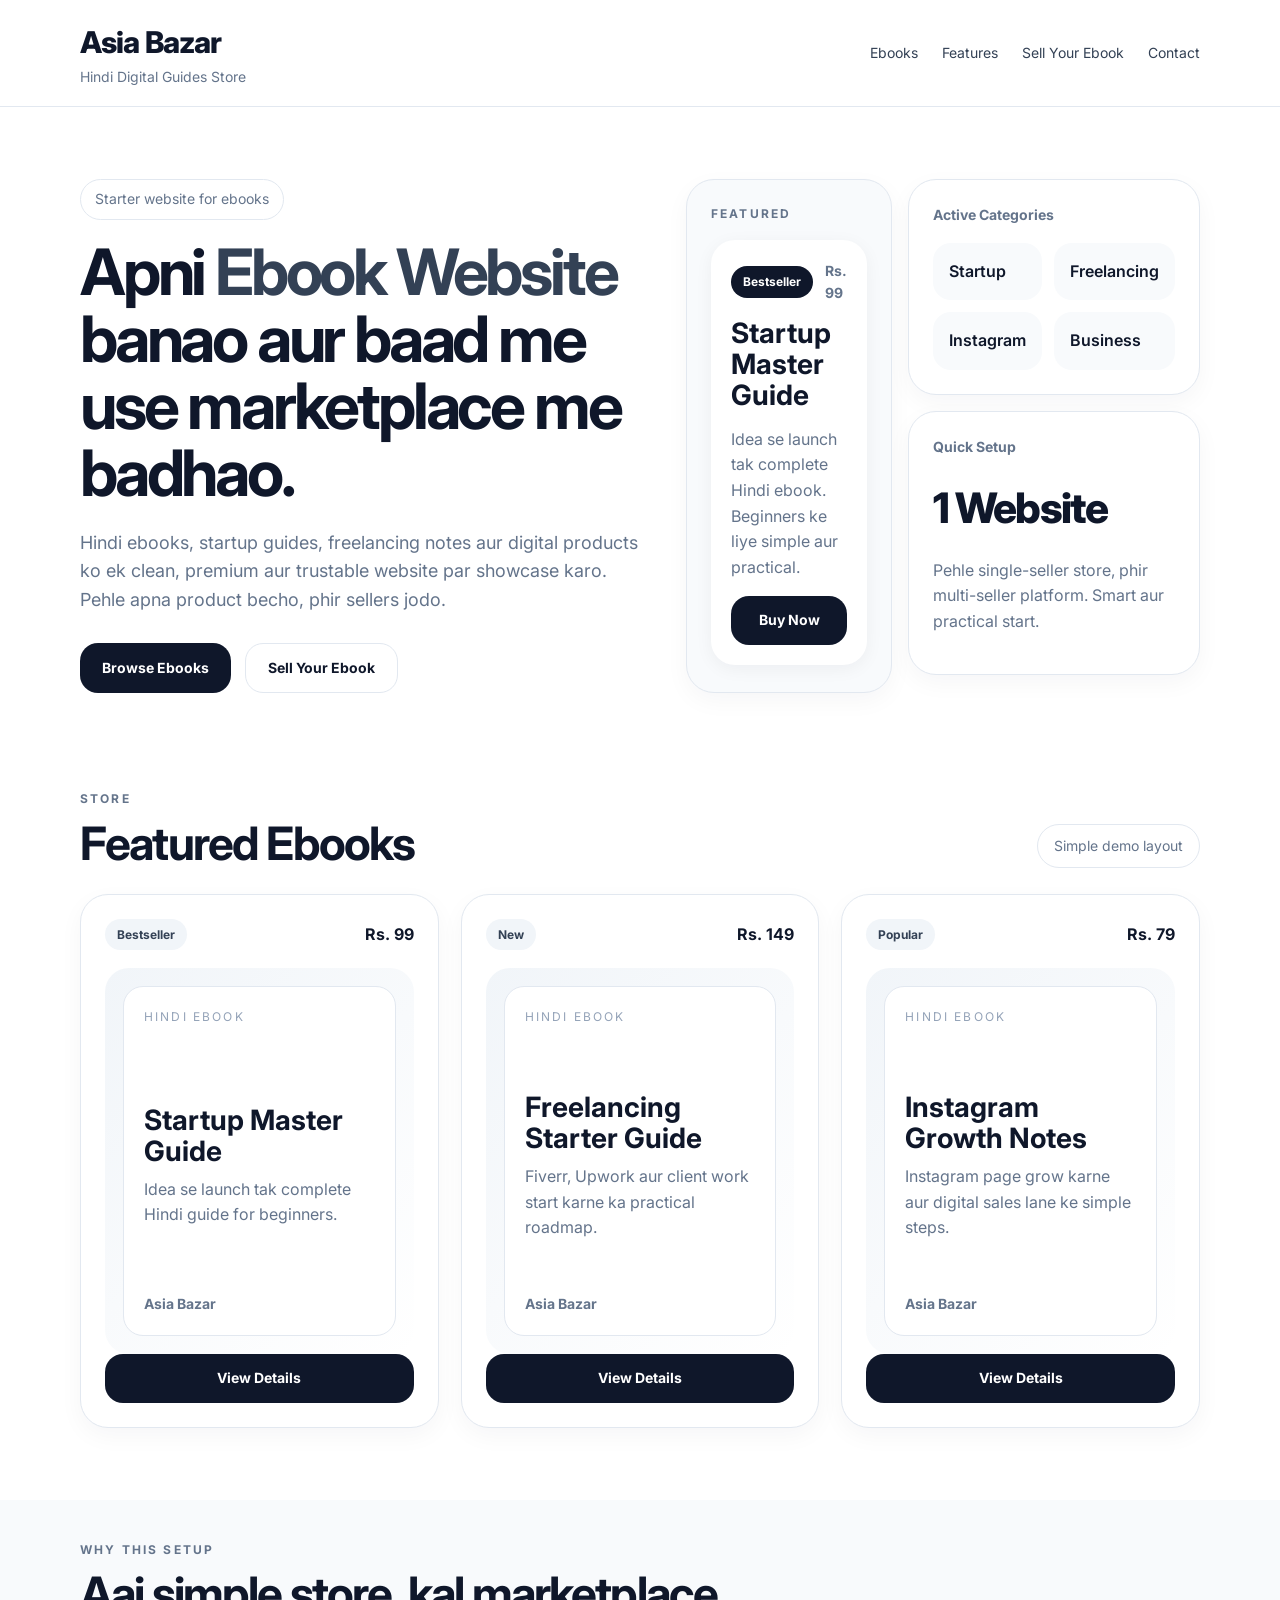
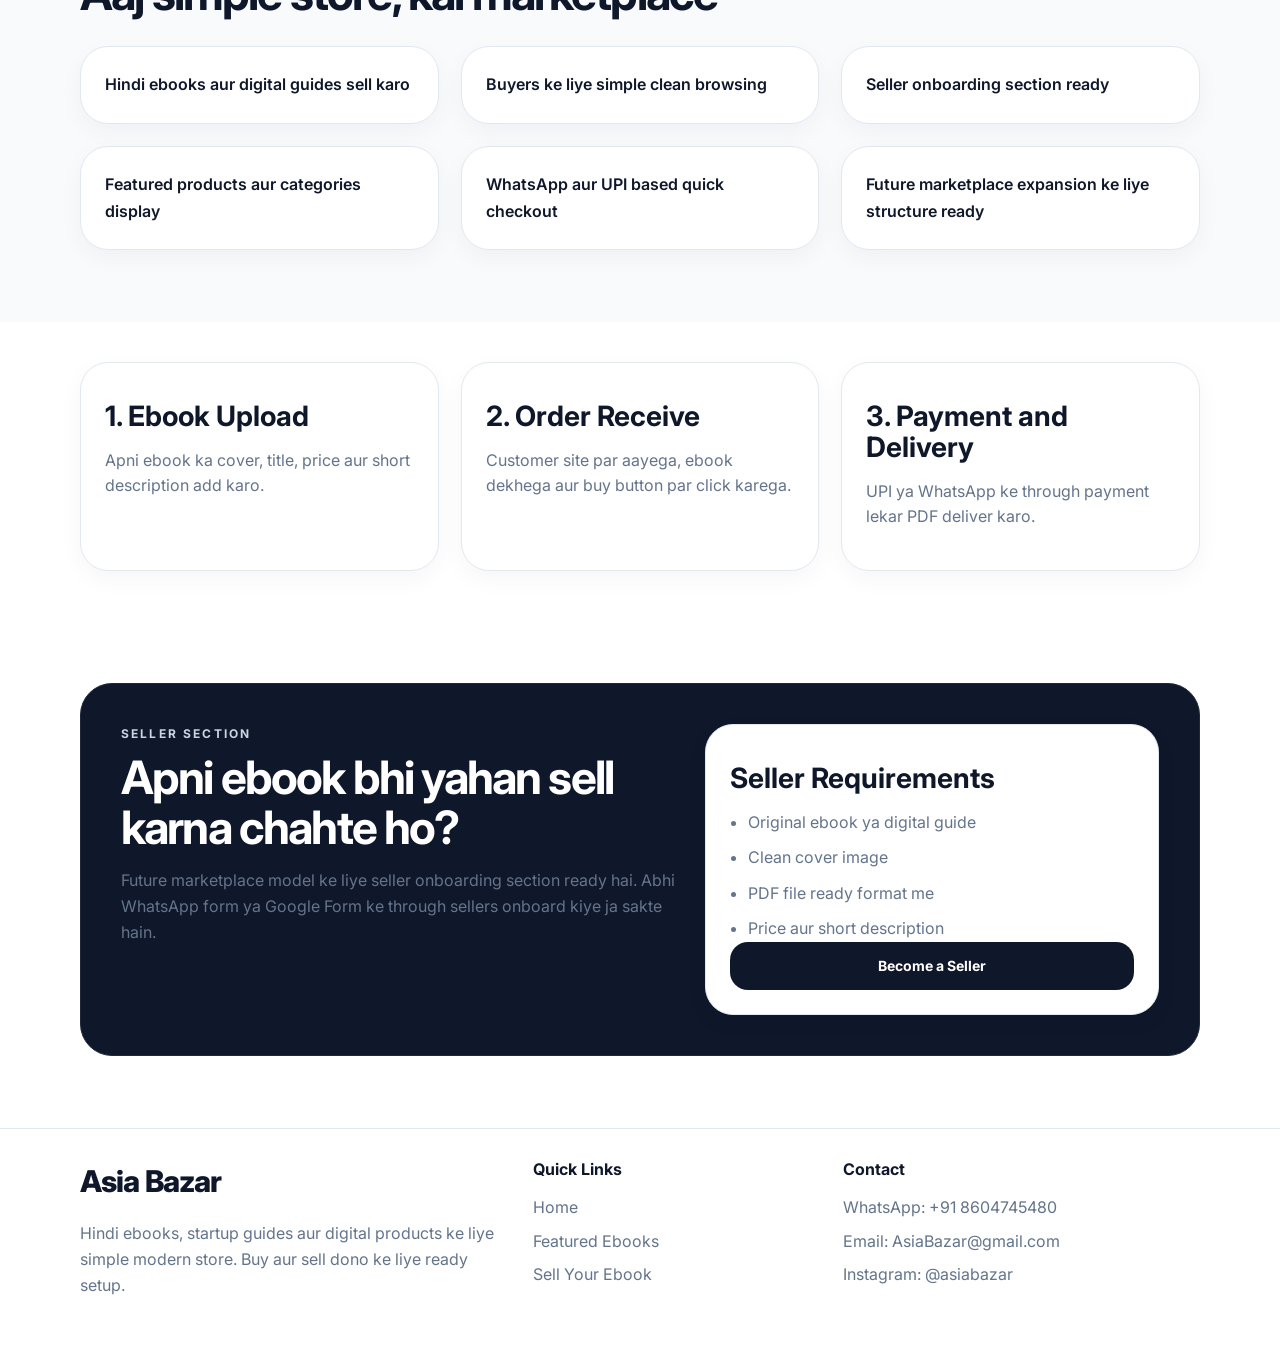
<file: index.html>
<!doctype html>
<html lang="en">
<head>
  <meta charset="UTF-8" />
  <meta name="viewport" content="width=device-width, initial-scale=1.0" />
  <title>Asia Bazar</title>
  <meta name="description" content="Hindi ebooks, startup guides aur digital products ke liye Asia Bazar website." />
  <link rel="preconnect" href="https://fonts.googleapis.com">
  <link rel="preconnect" href="https://fonts.gstatic.com" crossorigin>
  <link href="https://fonts.googleapis.com/css2?family=Inter:wght@400;500;600;700;800&display=swap" rel="stylesheet">
  <link rel="stylesheet" href="styles.css" />
</head>
<body>
  <header class="site-header">
    <div class="container nav">
      <div>
        <div class="brand">Asia Bazar</div>
        <div class="subbrand">Hindi Digital Guides Store</div>
      </div>
      <nav class="menu">
        <a href="#books">Ebooks</a>
        <a href="#features">Features</a>
        <a href="#sell">Sell Your Ebook</a>
        <a href="#contact">Contact</a>
      </nav>
    </div>
  </header>

  <main>
    <section class="hero container">
      <div class="hero-copy">
        <div class="badge">Starter website for ebooks</div>
        <h1>Apni <span>Ebook Website</span> banao aur baad me use marketplace me badhao.</h1>
        <p>
          Hindi ebooks, startup guides, freelancing notes aur digital products ko ek clean,
          premium aur trustable website par showcase karo. Pehle apna product becho, phir
          sellers jodo.
        </p>
        <div class="actions">
          <a class="btn btn-dark" href="#books">Browse Ebooks</a>
          <a class="btn btn-light" href="#sell">Sell Your Ebook</a>
        </div>
      </div>

      <div class="hero-grid">
        <div class="card featured-card">
          <div class="small-title">Featured</div>
          <div class="product-box">
            <div class="row between">
              <span class="pill dark">Bestseller</span>
              <span class="price-small">Rs. 99</span>
            </div>
            <h3>Startup Master Guide</h3>
            <p>Idea se launch tak complete Hindi ebook. Beginners ke liye simple aur practical.</p>
            <a class="btn btn-dark full" href="https://wa.me/918604745480?text=Mujhe%20Startup%20Master%20Guide%20ebook%20chahiye" target="_blank" rel="noopener">Buy Now</a>
          </div>
        </div>

        <div class="stack">
          <div class="card">
            <div class="small-title normal">Active Categories</div>
            <div class="categories">
              <div>Startup</div>
              <div>Freelancing</div>
              <div>Instagram</div>
              <div>Business</div>
            </div>
          </div>
          <div class="card">
            <div class="small-title normal">Quick Setup</div>
            <div class="big-number">1 Website</div>
            <p class="muted">Pehle single-seller store, phir multi-seller platform. Smart aur practical start.</p>
          </div>
        </div>
      </div>
    </section>

    <section id="books" class="container section">
      <div class="section-head">
        <div>
          <div class="eyebrow">Store</div>
          <h2>Featured Ebooks</h2>
        </div>
        <div class="chip">Simple demo layout</div>
      </div>

      <div class="book-grid">
        <article class="book-card">
          <div class="row between">
            <span class="pill light">Bestseller</span>
            <strong>Rs. 99</strong>
          </div>
          <div class="book-cover">
            <div class="cover-inner">
              <div class="cover-label">Hindi Ebook</div>
              <div>
                <h3>Startup Master Guide</h3>
                <p>Idea se launch tak complete Hindi guide for beginners.</p>
              </div>
              <div class="cover-brand">Asia Bazar</div>
            </div>
          </div>
          <a class="btn btn-dark full" href="https://wa.me/918604745480?text=Mujhe%20Startup%20Master%20Guide%20ebook%20chahiye" target="_blank" rel="noopener">View Details</a>
        </article>

        <article class="book-card">
          <div class="row between">
            <span class="pill light">New</span>
            <strong>Rs. 149</strong>
          </div>
          <div class="book-cover">
            <div class="cover-inner">
              <div class="cover-label">Hindi Ebook</div>
              <div>
                <h3>Freelancing Starter Guide</h3>
                <p>Fiverr, Upwork aur client work start karne ka practical roadmap.</p>
              </div>
              <div class="cover-brand">Asia Bazar</div>
            </div>
          </div>
          <a class="btn btn-dark full" href="https://wa.me/918604745480?text=Mujhe%20Freelancing%20Starter%20Guide%20ke%20bare%20me%20details%20chahiye" target="_blank" rel="noopener">View Details</a>
        </article>

        <article class="book-card">
          <div class="row between">
            <span class="pill light">Popular</span>
            <strong>Rs. 79</strong>
          </div>
          <div class="book-cover">
            <div class="cover-inner">
              <div class="cover-label">Hindi Ebook</div>
              <div>
                <h3>Instagram Growth Notes</h3>
                <p>Instagram page grow karne aur digital sales lane ke simple steps.</p>
              </div>
              <div class="cover-brand">Asia Bazar</div>
            </div>
          </div>
          <a class="btn btn-dark full" href="https://wa.me/918604745480?text=Mujhe%20Instagram%20Growth%20Notes%20ke%20bare%20me%20details%20chahiye" target="_blank" rel="noopener">View Details</a>
        </article>
      </div>
    </section>

    <section id="features" class="section alt-section">
      <div class="container">
        <div class="max-copy">
          <div class="eyebrow">Why this setup</div>
          <h2>Aaj simple store, kal marketplace</h2>
        </div>
        <div class="feature-grid">
          <div class="feature-card">Hindi ebooks aur digital guides sell karo</div>
          <div class="feature-card">Buyers ke liye simple clean browsing</div>
          <div class="feature-card">Seller onboarding section ready</div>
          <div class="feature-card">Featured products aur categories display</div>
          <div class="feature-card">WhatsApp aur UPI based quick checkout</div>
          <div class="feature-card">Future marketplace expansion ke liye structure ready</div>
        </div>
      </div>
    </section>

    <section class="container section">
      <div class="step-grid">
        <div class="step-card">
          <h3>1. Ebook Upload</h3>
          <p>Apni ebook ka cover, title, price aur short description add karo.</p>
        </div>
        <div class="step-card">
          <h3>2. Order Receive</h3>
          <p>Customer site par aayega, ebook dekhega aur buy button par click karega.</p>
        </div>
        <div class="step-card">
          <h3>3. Payment and Delivery</h3>
          <p>UPI ya WhatsApp ke through payment lekar PDF deliver karo.</p>
        </div>
      </div>
    </section>

    <section id="sell" class="container section">
      <div class="seller-wrap">
        <div>
          <div class="eyebrow light-text">Seller Section</div>
          <h2>Apni ebook bhi yahan sell karna chahte ho?</h2>
          <p>
            Future marketplace model ke liye seller onboarding section ready hai. Abhi WhatsApp
            form ya Google Form ke through sellers onboard kiye ja sakte hain.
          </p>
        </div>
        <div class="seller-card">
          <h3>Seller Requirements</h3>
          <ul>
            <li>Original ebook ya digital guide</li>
            <li>Clean cover image</li>
            <li>PDF file ready format me</li>
            <li>Price aur short description</li>
          </ul>
          <a class="btn btn-dark full" href="https://wa.me/918604745480?text=Mujhe%20Asia%20Bazar%20par%20seller%20banana%20hai" target="_blank" rel="noopener">Become a Seller</a>
        </div>
      </div>
    </section>
  </main>

  <footer id="contact" class="site-footer">
    <div class="container footer-grid">
      <div>
        <div class="brand">Asia Bazar</div>
        <p class="footer-copy">Hindi ebooks, startup guides aur digital products ke liye simple modern store. Buy aur sell dono ke liye ready setup.</p>
      </div>
      <div>
        <div class="footer-title">Quick Links</div>
        <div class="footer-links">
          <div>Home</div>
          <div>Featured Ebooks</div>
          <div>Sell Your Ebook</div>
        </div>
      </div>
      <div>
        <div class="footer-title">Contact</div>
        <div class="footer-links">
          <div>WhatsApp: +91 8604745480</div>
          <div>Email: AsiaBazar@gmail.com</div>
          <div>Instagram: @asiabazar</div>
        </div>
      </div>
    </div>
  </footer>
</body>
</html>
</file>
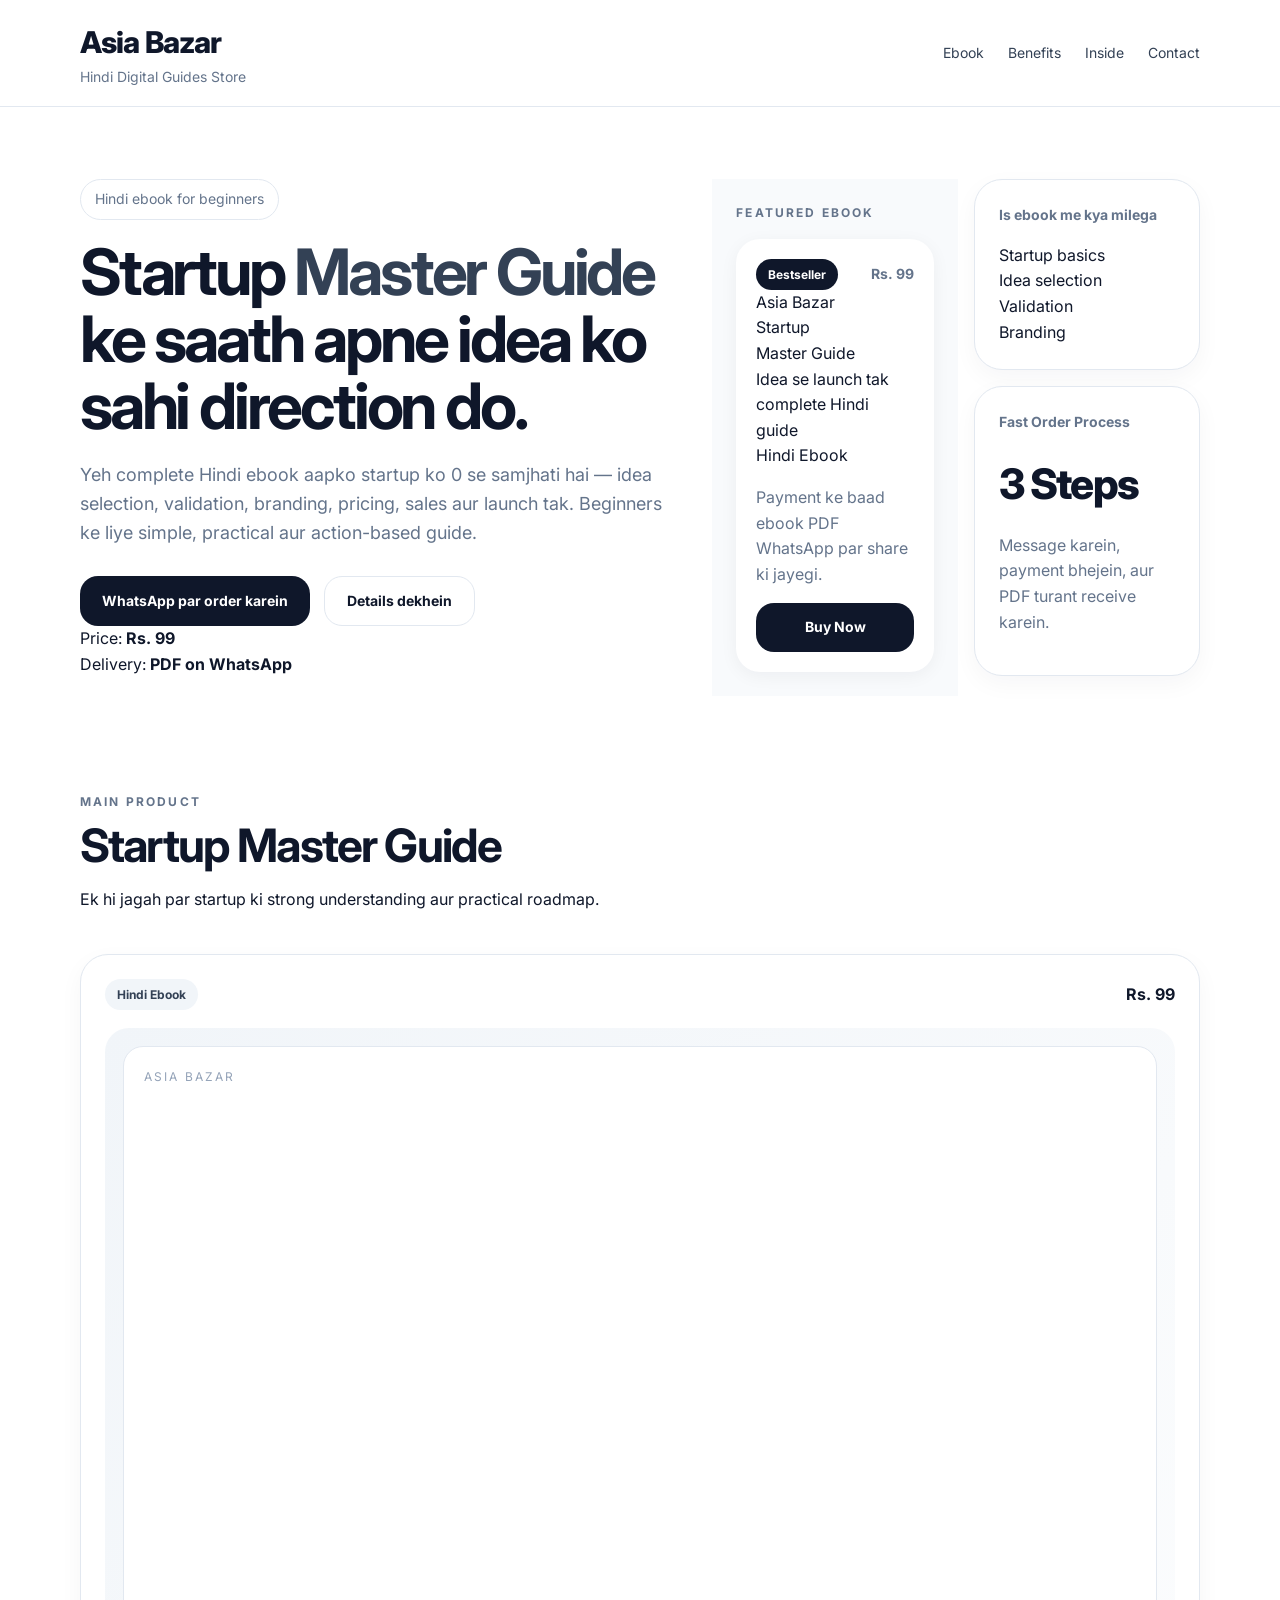
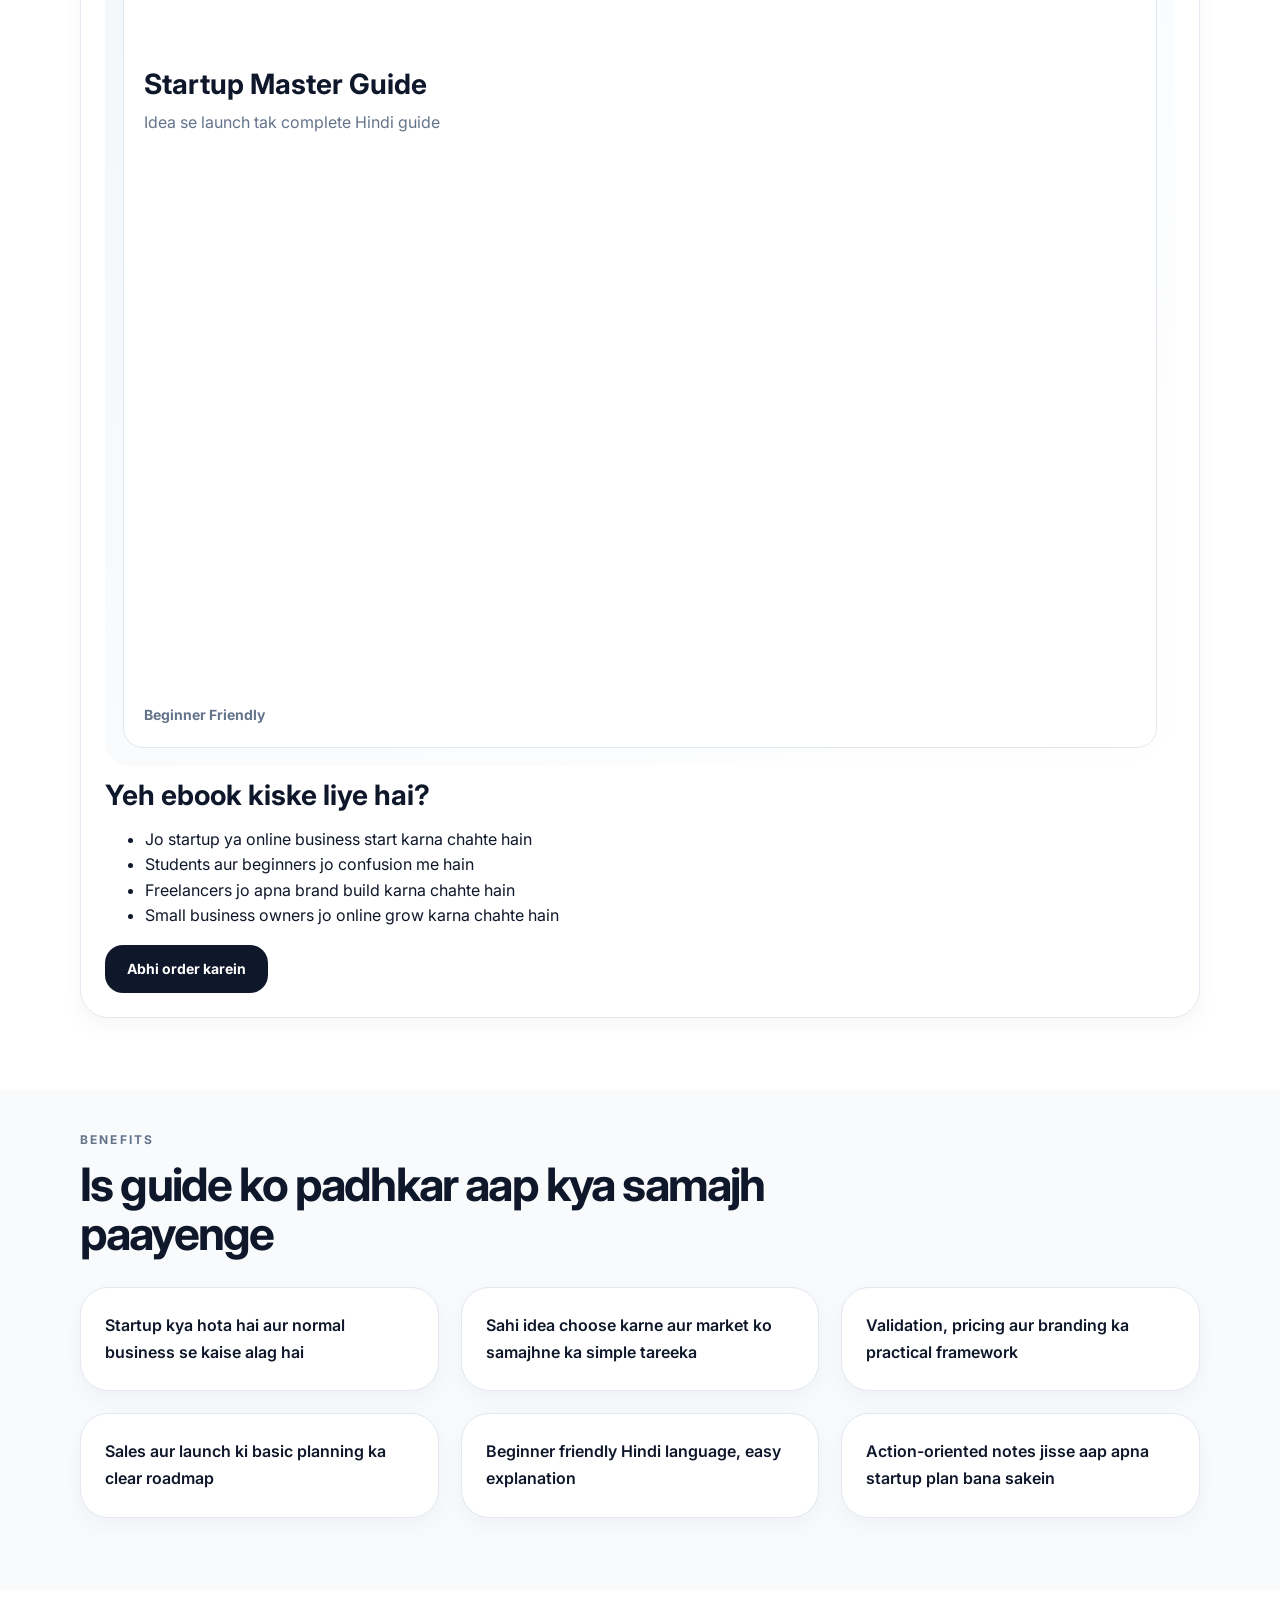
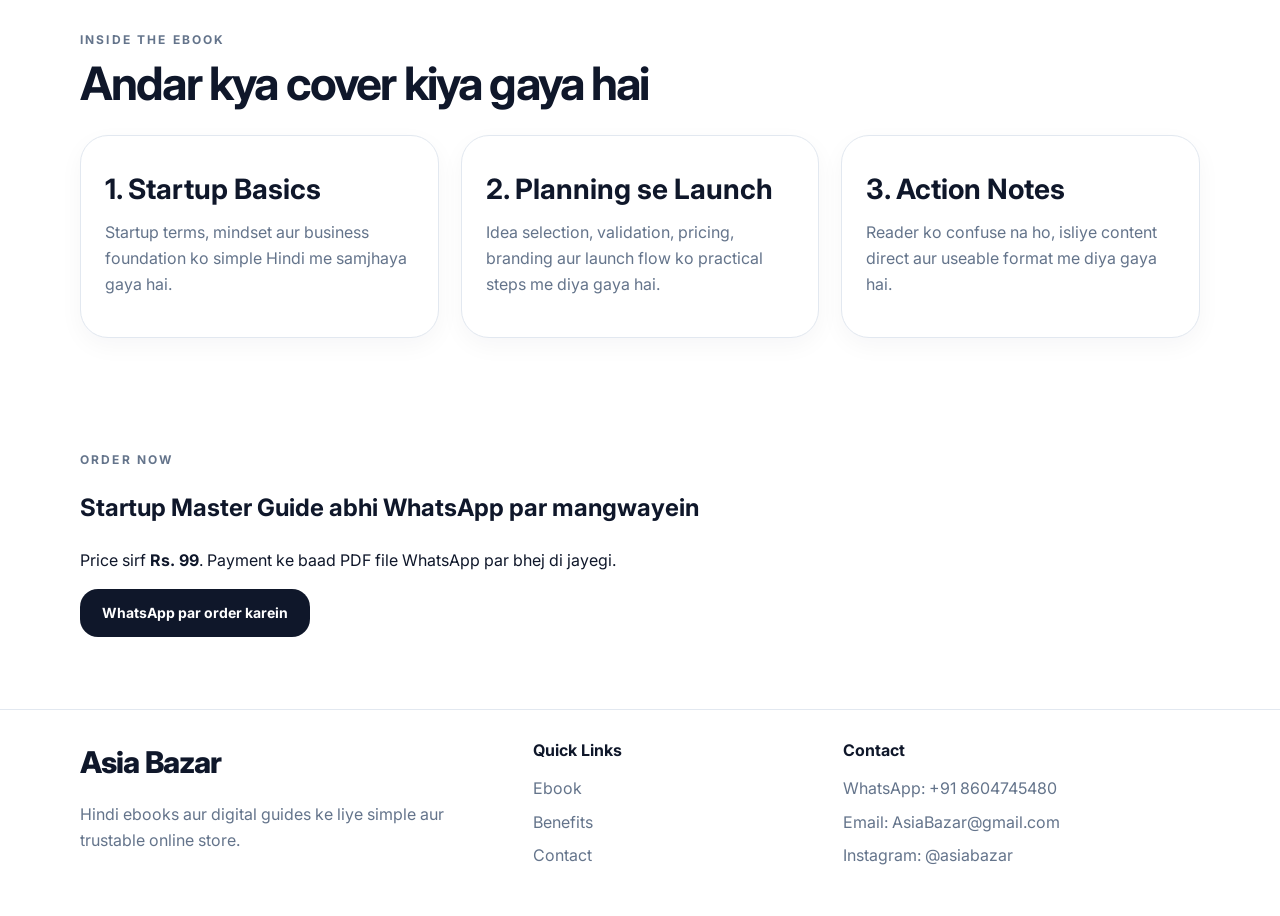
<file: index (1).html>
<!doctype html>
<html lang="hi">
<head>
  <meta charset="UTF-8" />
  <meta name="viewport" content="width=device-width, initial-scale=1.0" />
  <title>Asia Bazar</title>
  <meta name="description" content="Asia Bazar par Startup Master Guide Hindi ebook kharidein. Idea se launch tak complete practical guide." />
  <link rel="preconnect" href="https://fonts.googleapis.com">
  <link rel="preconnect" href="https://fonts.gstatic.com" crossorigin>
  <link href="https://fonts.googleapis.com/css2?family=Inter:wght@400;500;600;700;800&display=swap" rel="stylesheet">
  <link rel="stylesheet" href="styles.css" />
</head>
<body>
  <header class="site-header">
    <div class="container nav">
      <div>
        <div class="brand">Asia Bazar</div>
        <div class="subbrand">Hindi Digital Guides Store</div>
      </div>
      <nav class="menu">
        <a href="#ebook">Ebook</a>
        <a href="#benefits">Benefits</a>
        <a href="#inside">Inside</a>
        <a href="#contact">Contact</a>
      </nav>
    </div>
  </header>

  <main>
    <section class="hero container">
      <div class="hero-copy">
        <div class="badge">Hindi ebook for beginners</div>
        <h1>Startup <span>Master Guide</span> ke saath apne idea ko sahi direction do.</h1>
        <p>
          Yeh complete Hindi ebook aapko startup ko 0 se samjhati hai — idea selection,
          validation, branding, pricing, sales aur launch tak. Beginners ke liye simple,
          practical aur action-based guide.
        </p>
        <div class="actions">
          <a class="btn btn-dark" href="https://wa.me/918604745480?text=Mujhe%20Startup%20Master%20Guide%20ebook%20chahiye" target="_blank" rel="noopener">WhatsApp par order karein</a>
          <a class="btn btn-light" href="#ebook">Details dekhein</a>
        </div>
        <div class="trust-row">
          <div>Price: <strong>Rs. 99</strong></div>
          <div>Delivery: <strong>PDF on WhatsApp</strong></div>
        </div>
      </div>

      <div class="hero-grid">
        <div class="featured-card">
          <div class="small-title">Featured Ebook</div>
          <div class="product-box">
            <div class="row between">
              <span class="pill dark">Bestseller</span>
              <span class="price-small">Rs. 99</span>
            </div>
            <div class="ebook-cover">
              <div class="ebook-cover-inner">
                <div class="cover-top">Asia Bazar</div>
                <div>
                  <div class="cover-title">Startup<br>Master Guide</div>
                  <div class="cover-sub">Idea se launch tak complete Hindi guide</div>
                </div>
                <div class="cover-bottom">Hindi Ebook</div>
              </div>
            </div>
            <p class="product-note">Payment ke baad ebook PDF WhatsApp par share ki jayegi.</p>
            <a class="btn btn-dark full" href="https://wa.me/918604745480?text=Mujhe%20Startup%20Master%20Guide%20ebook%20chahiye" target="_blank" rel="noopener">Buy Now</a>
          </div>
        </div>

        <div class="stack">
          <div class="card info-card">
            <div class="small-title normal">Is ebook me kya milega</div>
            <div class="mini-grid">
              <div>Startup basics</div>
              <div>Idea selection</div>
              <div>Validation</div>
              <div>Branding</div>
            </div>
          </div>
          <div class="card info-card">
            <div class="small-title normal">Fast Order Process</div>
            <div class="big-number">3 Steps</div>
            <p class="muted">Message karein, payment bhejein, aur PDF turant receive karein.</p>
          </div>
        </div>
      </div>
    </section>

    <section id="ebook" class="container section">
      <div class="section-head single">
        <div>
          <div class="eyebrow">Main Product</div>
          <h2>Startup Master Guide</h2>
          <p class="section-copy">Ek hi jagah par startup ki strong understanding aur practical roadmap.</p>
        </div>
      </div>

      <div class="single-book-wrap">
        <article class="book-card single-book-card">
          <div class="row between">
            <span class="pill light">Hindi Ebook</span>
            <strong>Rs. 99</strong>
          </div>
          <div class="book-layout">
            <div class="book-cover premium-cover">
              <div class="cover-inner premium-inner">
                <div class="cover-label">Asia Bazar</div>
                <div>
                  <h3>Startup Master Guide</h3>
                  <p>Idea se launch tak complete Hindi guide</p>
                </div>
                <div class="cover-brand">Beginner Friendly</div>
              </div>
            </div>
            <div class="book-details">
              <h3>Yeh ebook kiske liye hai?</h3>
              <ul class="clean-list">
                <li>Jo startup ya online business start karna chahte hain</li>
                <li>Students aur beginners jo confusion me hain</li>
                <li>Freelancers jo apna brand build karna chahte hain</li>
                <li>Small business owners jo online grow karna chahte hain</li>
              </ul>
              <a class="btn btn-dark" href="https://wa.me/918604745480?text=Mujhe%20Startup%20Master%20Guide%20ebook%20chahiye" target="_blank" rel="noopener">Abhi order karein</a>
            </div>
          </div>
        </article>
      </div>
    </section>

    <section id="benefits" class="section alt-section">
      <div class="container">
        <div class="max-copy">
          <div class="eyebrow">Benefits</div>
          <h2>Is guide ko padhkar aap kya samajh paayenge</h2>
        </div>
        <div class="feature-grid">
          <div class="feature-card">Startup kya hota hai aur normal business se kaise alag hai</div>
          <div class="feature-card">Sahi idea choose karne aur market ko samajhne ka simple tareeka</div>
          <div class="feature-card">Validation, pricing aur branding ka practical framework</div>
          <div class="feature-card">Sales aur launch ki basic planning ka clear roadmap</div>
          <div class="feature-card">Beginner friendly Hindi language, easy explanation</div>
          <div class="feature-card">Action-oriented notes jisse aap apna startup plan bana sakein</div>
        </div>
      </div>
    </section>

    <section id="inside" class="container section">
      <div class="section-head single">
        <div>
          <div class="eyebrow">Inside The Ebook</div>
          <h2>Andar kya cover kiya gaya hai</h2>
        </div>
      </div>
      <div class="step-grid">
        <div class="step-card">
          <h3>1. Startup Basics</h3>
          <p>Startup terms, mindset aur business foundation ko simple Hindi me samjhaya gaya hai.</p>
        </div>
        <div class="step-card">
          <h3>2. Planning se Launch</h3>
          <p>Idea selection, validation, pricing, branding aur launch flow ko practical steps me diya gaya hai.</p>
        </div>
        <div class="step-card">
          <h3>3. Action Notes</h3>
          <p>Reader ko confuse na ho, isliye content direct aur useable format me diya gaya hai.</p>
        </div>
      </div>
    </section>

    <section class="container section">
      <div class="order-box">
        <div>
          <div class="eyebrow">Order Now</div>
          <h2>Startup Master Guide abhi WhatsApp par mangwayein</h2>
          <p>Price sirf <strong>Rs. 99</strong>. Payment ke baad PDF file WhatsApp par bhej di jayegi.</p>
        </div>
        <a class="btn btn-dark" href="https://wa.me/918604745480?text=Mujhe%20Startup%20Master%20Guide%20ebook%20chahiye" target="_blank" rel="noopener">WhatsApp par order karein</a>
      </div>
    </section>
  </main>

  <footer id="contact" class="site-footer">
    <div class="container footer-grid">
      <div>
        <div class="brand">Asia Bazar</div>
        <p class="footer-copy">Hindi ebooks aur digital guides ke liye simple aur trustable online store.</p>
      </div>
      <div>
        <div class="footer-title">Quick Links</div>
        <div class="footer-links">
          <div>Ebook</div>
          <div>Benefits</div>
          <div>Contact</div>
        </div>
      </div>
      <div>
        <div class="footer-title">Contact</div>
        <div class="footer-links">
          <div>WhatsApp: +91 8604745480</div>
          <div>Email: AsiaBazar@gmail.com</div>
          <div>Instagram: @asiabazar</div>
        </div>
      </div>
    </div>
  </footer>
</body>
</html>
</file>
<file: styles.css>
:root {
  --bg: #ffffff;
  --card: #ffffff;
  --muted: #64748b;
  --text: #0f172a;
  --line: #e2e8f0;
  --soft: #f8fafc;
  --dark: #0f172a;
}

* { box-sizing: border-box; }
html { scroll-behavior: smooth; }
body {
  margin: 0;
  font-family: 'Inter', sans-serif;
  color: var(--text);
  background: var(--bg);
  line-height: 1.6;
}

a { text-decoration: none; color: inherit; }
.container { width: min(1120px, calc(100% - 32px)); margin: 0 auto; }
.site-header {
  position: sticky;
  top: 0;
  background: rgba(255,255,255,0.92);
  backdrop-filter: blur(10px);
  border-bottom: 1px solid var(--line);
  z-index: 10;
}
.nav {
  display: flex;
  align-items: center;
  justify-content: space-between;
  padding: 18px 0;
  gap: 20px;
}
.brand { font-size: 30px; font-weight: 800; letter-spacing: -0.03em; }
.subbrand { color: var(--muted); font-size: 14px; }
.menu { display: flex; gap: 24px; color: #334155; font-size: 14px; }
.hero {
  display: grid;
  grid-template-columns: 1.1fr 0.9fr;
  gap: 36px;
  padding: 72px 0 56px;
}
.badge {
  display: inline-flex;
  align-items: center;
  border: 1px solid var(--line);
  color: var(--muted);
  border-radius: 999px;
  padding: 8px 14px;
  font-size: 14px;
  margin-bottom: 18px;
}
.hero h1 {
  font-size: clamp(38px, 5vw, 64px);
  line-height: 1.05;
  letter-spacing: -0.05em;
  margin: 0;
  max-width: 760px;
}
.hero h1 span { color: #334155; }
.hero-copy p {
  color: var(--muted);
  font-size: 18px;
  max-width: 650px;
  margin: 22px 0 0;
}
.actions { display: flex; flex-wrap: wrap; gap: 14px; margin-top: 28px; }
.btn {
  display: inline-flex;
  align-items: center;
  justify-content: center;
  padding: 13px 22px;
  border-radius: 18px;
  font-weight: 700;
  font-size: 14px;
  transition: transform 0.2s ease, opacity 0.2s ease;
}
.btn:hover { transform: translateY(-1px); opacity: 0.96; }
.btn-dark { background: var(--dark); color: #fff; }
.btn-light { background: #fff; border: 1px solid var(--line); color: var(--text); }
.full { width: 100%; }
.hero-grid {
  display: grid;
  grid-template-columns: 1fr 0.92fr;
  gap: 16px;
}
.card, .book-card, .feature-card, .step-card, .seller-card {
  border: 1px solid var(--line);
  background: var(--card);
  border-radius: 28px;
  box-shadow: 0 8px 24px rgba(15, 23, 42, 0.04);
}
.featured-card { background: var(--soft); padding: 24px; }
.small-title {
  text-transform: uppercase;
  font-size: 12px;
  letter-spacing: 0.18em;
  color: var(--muted);
  font-weight: 700;
  margin-bottom: 16px;
}
.small-title.normal { text-transform: none; letter-spacing: 0; font-size: 14px; }
.product-box {
  background: #fff;
  border-radius: 24px;
  padding: 20px;
  box-shadow: 0 4px 18px rgba(15, 23, 42, 0.05);
}
.row { display: flex; align-items: center; gap: 12px; }
.between { justify-content: space-between; }
.pill {
  display: inline-flex;
  align-items: center;
  justify-content: center;
  padding: 6px 12px;
  border-radius: 999px;
  font-size: 12px;
  font-weight: 700;
}
.pill.dark { background: var(--dark); color: #fff; }
.pill.light { background: #f1f5f9; color: #334155; }
.price-small { color: var(--muted); font-weight: 700; font-size: 14px; }
.product-box h3, .book-card h3, .step-card h3, .seller-card h3 { margin: 14px 0 8px; font-size: 28px; line-height: 1.1; }
.product-box p, .step-card p, .seller-wrap p, .footer-copy { color: var(--muted); }
.stack { display: flex; flex-direction: column; gap: 16px; }
.stack .card { padding: 24px; }
.categories {
  display: grid;
  grid-template-columns: repeat(2, 1fr);
  gap: 12px;
  margin-top: 12px;
}
.categories div {
  padding: 16px;
  background: var(--soft);
  border-radius: 18px;
  font-weight: 600;
}
.big-number { font-size: 42px; font-weight: 800; letter-spacing: -0.04em; margin-top: 10px; }
.muted { color: var(--muted); }
.section { padding: 40px 0 72px; }
.section-head {
  display: flex;
  align-items: flex-end;
  justify-content: space-between;
  gap: 16px;
  margin-bottom: 26px;
}
.eyebrow {
  text-transform: uppercase;
  font-size: 12px;
  letter-spacing: 0.18em;
  color: var(--muted);
  font-weight: 700;
}
.section-head h2, .max-copy h2, .seller-wrap h2 { font-size: clamp(30px, 4vw, 46px); line-height: 1.08; margin: 10px 0 0; letter-spacing: -0.04em; }
.chip {
  border: 1px solid var(--line);
  border-radius: 999px;
  color: var(--muted);
  padding: 10px 16px;
  font-size: 14px;
}
.book-grid, .feature-grid, .step-grid {
  display: grid;
  gap: 22px;
}
.book-grid { grid-template-columns: repeat(3, 1fr); }
.book-card { padding: 24px; }
.book-cover {
  aspect-ratio: 4/5;
  border-radius: 24px;
  background: linear-gradient(135deg, #f1f5f9 0%, #ffffff 100%);
  padding: 18px;
  margin-top: 18px;
}
.cover-inner {
  height: 100%;
  border-radius: 20px;
  border: 1px solid var(--line);
  background: #fff;
  padding: 20px;
  display: flex;
  flex-direction: column;
  justify-content: space-between;
}
.cover-label {
  text-transform: uppercase;
  font-size: 12px;
  letter-spacing: 0.18em;
  color: #94a3b8;
}
.cover-inner p { color: var(--muted); margin: 10px 0 0; }
.cover-brand { color: var(--muted); font-weight: 700; font-size: 14px; }
.alt-section { background: var(--soft); }
.max-copy { max-width: 760px; }
.feature-grid { grid-template-columns: repeat(3, 1fr); margin-top: 28px; }
.feature-card {
  padding: 24px;
  font-weight: 600;
  line-height: 1.7;
}
.step-grid { grid-template-columns: repeat(3, 1fr); }
.step-card { padding: 24px; }
.seller-wrap {
  background: var(--dark);
  color: #fff;
  border-radius: 32px;
  padding: 40px;
  display: grid;
  grid-template-columns: 1.1fr 0.9fr;
  gap: 28px;
  border: 1px solid #1e293b;
}
.light-text { color: #cbd5e1; }
.seller-card {
  background: #fff;
  padding: 24px;
  color: var(--text);
}
.seller-card ul {
  margin: 16px 0 0;
  padding-left: 18px;
  color: var(--muted);
}
.seller-card li + li { margin-top: 10px; }
.site-footer {
  border-top: 1px solid var(--line);
  padding: 28px 0 46px;
}
.footer-grid {
  display: grid;
  grid-template-columns: 1.2fr 0.8fr 1fr;
  gap: 24px;
}
.footer-title { font-weight: 700; margin-bottom: 12px; }
.footer-links { color: var(--muted); display: grid; gap: 8px; }

@media (max-width: 980px) {
  .hero, .hero-grid, .seller-wrap, .footer-grid, .feature-grid, .book-grid, .step-grid {
    grid-template-columns: 1fr;
  }
  .menu { display: none; }
}

@media (max-width: 640px) {
  .container { width: min(100% - 24px, 1120px); }
  .nav { padding: 14px 0; }
  .brand { font-size: 26px; }
  .hero { padding-top: 44px; }
  .featured-card, .stack .card, .book-card, .feature-card, .step-card, .seller-card { border-radius: 22px; }
  .seller-wrap { padding: 24px; border-radius: 24px; }
  .section-head { flex-direction: column; align-items: flex-start; }
}
</file>
